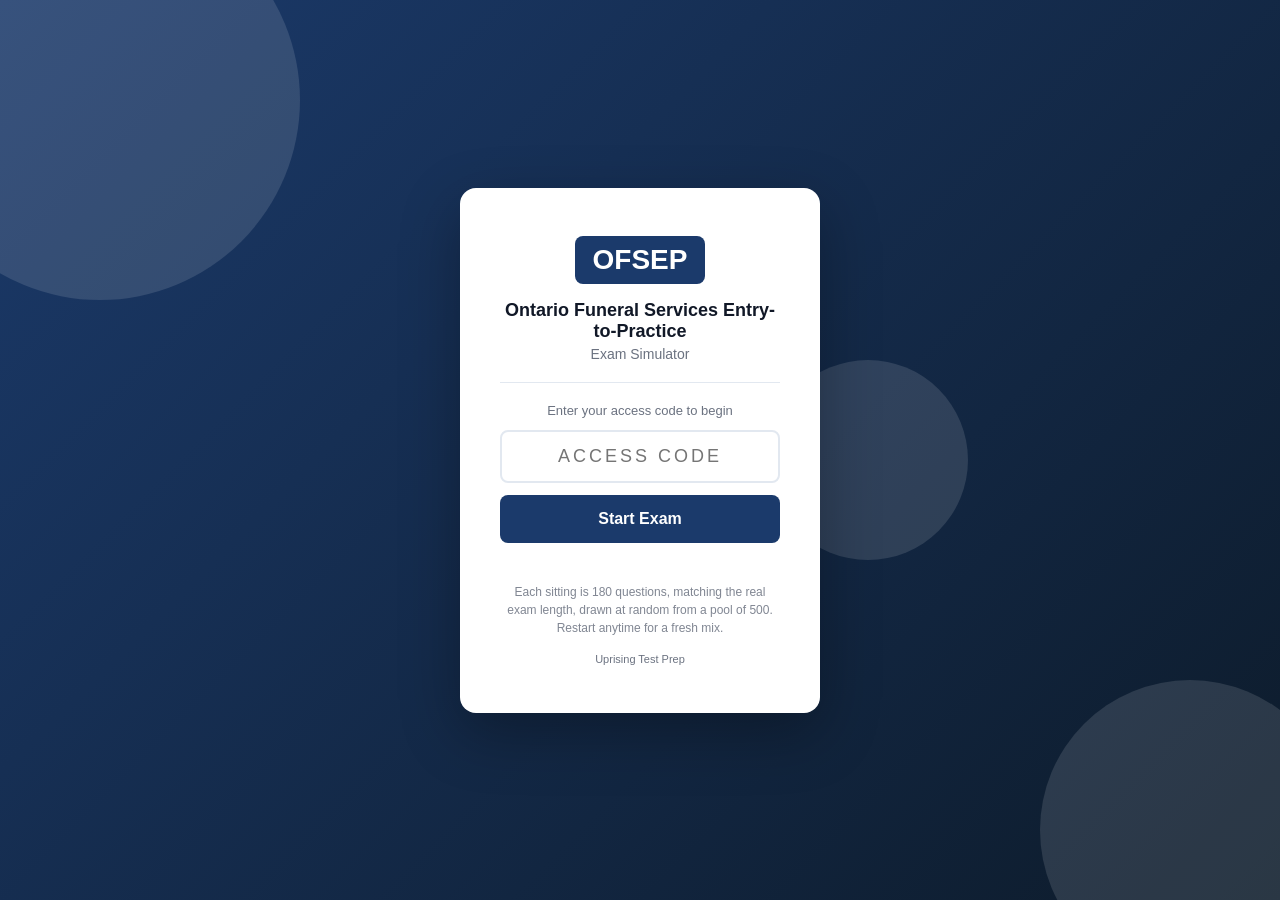
<file: index.html>
<!DOCTYPE html>
<html lang="en">
<head>
  <meta charset="UTF-8" />
  <meta name="viewport" content="width=device-width, initial-scale=1.0, viewport-fit=cover" />
  <meta name="apple-mobile-web-app-capable" content="yes" />
  <meta name="apple-mobile-web-app-status-bar-style" content="black-translucent" />
  <title>OFSEP Exam Simulator</title>
  <link rel="stylesheet" href="style.css" />
</head>
<body>

<div id="access-gate">
  <div class="gate-bg-shapes">
    <div class="shape shape-1"></div>
    <div class="shape shape-2"></div>
    <div class="shape shape-3"></div>
  </div>
  <div class="gate-card">
    <div class="gate-logo">
      <div class="logo-badge">OFSEP</div>
    </div>
    <h1 class="gate-title">Ontario Funeral Services Entry-to-Practice</h1>
    <p class="gate-subtitle">Exam Simulator</p>
    <div class="gate-divider"></div>
    <p class="gate-instruction">Enter your access code to begin</p>
    <input type="text" id="access-code-input" class="gate-input"
           placeholder="Access Code" autocomplete="off"
           maxlength="20" spellcheck="false" />
    <button id="access-btn" class="gate-btn">Start Exam</button>
    <p id="access-error" class="gate-error"></p>
    <p class="gate-pool-note">Each sitting is 180 questions, matching the real exam length, drawn at random from a pool of 500. Restart anytime for a fresh mix.</p>
    <p class="gate-hint">Uprising Test Prep</p>
  </div>
</div>

<div id="app" style="display:none">
  <header class="top-bar">
    <div class="bar-left">
      <span class="bar-logo">OFSEP</span>
      <span class="bar-title">Exam Simulator</span>
    </div>
    <div class="bar-right">
      <span class="bar-timer" id="timer-display">--:--</span>
      <button class="bar-btn" id="flag-btn">Flag</button>
      <button class="bar-btn bar-btn-primary" id="submit-btn">
        <span class="btn-full">Submit Exam</span>
        <span class="btn-short">Submit</span>
      </button>
    </div>
  </header>

  <div class="progress-strip">
    <div class="progress-bar" id="progress-bar"></div>
  </div>

  <main class="exam-main">
    <div class="question-panel">
      <div class="q-meta">
        <span id="q-counter"></span>
        <span class="q-pool-chip" title="This sitting is 180 questions, matching the real exam length, drawn at random from a pool of 500. Restart for a fresh mix.">500 Questions Available</span>
        <span id="q-domain" class="q-domain-tag"></span>
        <span id="q-flag-indicator" class="flag-chip" style="display:none">Flagged</span>
      </div>
      <!-- Shared text for a linked cluster (a clinical case, a reading
           passage). It sits ABOVE the stem, which is the one thing that
           legitimately precedes it, and repeats on every question in the
           cluster so nobody has to page backwards. -->
      <div id="q-cluster-wrap" class="cluster-wrap" style="display:none"></div>
      <p id="question-text" class="q-text"></p>
      <!-- The picture sits BELOW the question text so the simulator matches
           the printed book exactly: stem, then picture, then options. They
           used to disagree (book put the picture under the stem, simulator put
           it above), so no single wording could be true in both places, and
           184 of MLPAO's 185 image questions said "shown above" while the
           book printed the picture below the sentence. Write stems with
           neutral wording ("the strip shown", "the diagram shows") and this
           whole class of bug cannot come back. -->
      <div id="q-image-wrap" style="display:none; margin-bottom:14px;"></div>
      <div id="options-list" class="options-list"></div>
      <div id="explanation-box" class="explanation-box" style="display:none">
        <div class="explanation-label">Explanation</div>
        <p id="explanation-text" class="explanation-text"></p>
      </div>
    </div>
    <div class="nav-bar">
      <button class="nav-btn" id="prev-btn">&#8592; Prev</button>
      <button class="nav-btn nav-btn-map" id="map-btn">Question Map</button>
      <button class="nav-btn nav-btn-next" id="next-btn">Next &#8594;</button>
    </div>
  </main>
</div>

<!-- Question Map Modal -->
<div id="map-modal" style="display:none">
  <div class="map-backdrop" id="map-backdrop"></div>
  <div class="map-panel">
    <div class="map-header">
      <span class="map-title">Question Map</span>
      <button id="map-close" class="map-close-btn">&#x2715; Close</button>
    </div>
    <div class="map-legend">
      <span class="leg-item"><span class="leg-swatch leg-answered"></span>Answered</span>
      <span class="leg-item"><span class="leg-swatch leg-flagged"></span>Flagged</span>
      <span class="leg-item"><span class="leg-swatch leg-unanswered"></span>Unanswered</span>
    </div>
    <div id="q-grid" class="q-grid"></div>
  </div>
</div>

<div id="results-screen" style="display:none">
  <div class="results-card">
    <div class="res-header">
      <div class="res-badge">OFSEP</div>
      <h2 id="res-status" class="res-status"></h2>
      <p id="res-score" class="res-score"></p>
    </div>
    <div id="res-domains" class="res-domains"></div>
    <p class="mode-pool-note">This sitting drew 180 questions from a pool of 500. Restart for a fresh mix.</p>
    <button id="res-review-btn" class="res-btn">Review Answers</button>
    <button id="res-restart-btn" class="res-btn res-btn-secondary">Restart</button>
  </div>
</div>

<script src="questions.js"></script>
<script src="app.js"></script>
</body>
</html>
</file>
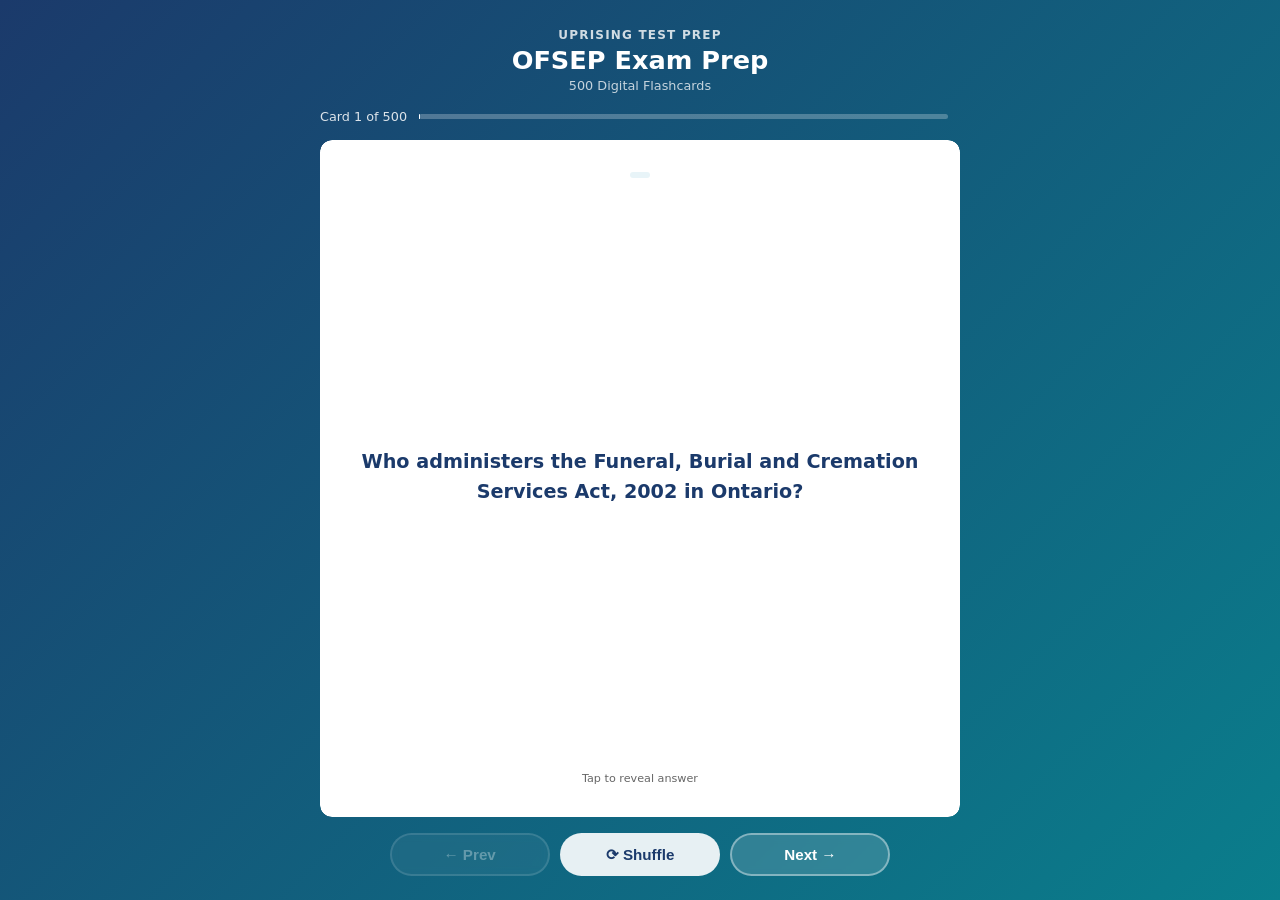
<file: flashcards/index.html>
<!DOCTYPE html>
<html lang="en">
<head>
  <meta charset="UTF-8">
  <meta name="viewport" content="width=device-width, initial-scale=1.0">
  <title>OFSEP Exam Prep: Flashcards</title>
  <style>
    :root {
      --blue:   #1B3A6B;
      --teal:   #0A7E8C;
      --ltblue: #E8F4F8;
      --white:  #FFFFFF;
      --text:   #1A1A1A;
      --muted:  #666;
      --radius: 12px;
    }
    * { box-sizing: border-box; margin: 0; padding: 0; }
    html, body { height: 100%; }
    body {
      font-family: 'Segoe UI', system-ui, sans-serif;
      background: linear-gradient(135deg, var(--blue) 0%, var(--teal) 100%);
      /* Pinned, not min-height: the page must never grow, or the controls
         get pushed below the fold on iOS where 100dvh and height:100%
         disagree. The height:100% rule above is the pre-dvh fallback. */
      height: 100dvh;
      max-height: 100dvh;
      overflow: hidden;
      display: flex;
      flex-direction: column;
      align-items: center;
      padding: 1.25rem 1rem 1rem;
      gap: 0.75rem;
      overflow-x: hidden;
    }
    header { text-align: center; color: #fff; flex-shrink: 0; }
    header .brand { font-size: 0.75rem; font-weight: 700; letter-spacing: 0.1em; opacity: 0.8; text-transform: uppercase; }
    header h1 { font-size: 1.3rem; font-weight: 800; margin-top: 0.2rem; }
    header .subtitle { font-size: 0.8rem; opacity: 0.75; margin-top: 0.15rem; }
    #progress-info {
      display: flex; align-items: center; gap: 0.75rem;
      color: rgba(255,255,255,0.85); font-size: 0.8rem;
      flex-shrink: 0; width: 100%; max-width: 640px;
    }
    #progress-bar-track {
      flex: 1; background: rgba(255,255,255,0.25);
      border-radius: 4px; height: 5px;
    }
    #progress-bar-fill { height: 100%; background: #fff; border-radius: 4px; transition: width 0.3s; }
    .card-scene {
      width: 100%; max-width: 640px;
      perspective: 1200px;
      cursor: pointer;
      flex: 1; min-height: 0;
      display: flex; flex-direction: column;
    
      /* WebKit does not clip overflow inside a preserve-3d context, so the
         answer pane's own clip is dropped and a long answer paints over the
         Prev/Next row. This element only sets the perspective and is NOT
         itself in the 3D context, so its clip is honoured in every engine. */
      overflow: hidden;
      border-radius: var(--radius);
    }
    .card-inner {
      position: relative; width: 100%;
      flex: 1; min-height: 0;
      transition: transform 0.55s cubic-bezier(.4,0,.2,1);
      transform-style: preserve-3d;
    }
    .card-scene.flipped .card-inner { transform: rotateY(180deg); }
    .card-face {
      position: absolute; inset: 0;
      backface-visibility: hidden; -webkit-backface-visibility: hidden;
      border-radius: var(--radius);
      display: flex; flex-direction: column;
      padding: 1.5rem 1.75rem;
      box-shadow: 0 12px 40px rgba(0,0,0,0.2);
      overflow: hidden;
    
      /* Painting through a mask forces WebKit to allocate a real clipping
         layer for a 3D-transformed element, which is what makes the
         overflow:hidden and the rounded corners above actually apply. */
      -webkit-mask-image: -webkit-radial-gradient(#fff, #000);
              mask-image: radial-gradient(#fff, #000);
    }
    .card-front { background: var(--white); align-items: center; justify-content: center; }
    .card-back  { background: var(--ltblue); transform: rotateY(180deg); }
    .card-badge {
      font-size: 0.7rem; font-weight: 700; text-transform: uppercase;
      letter-spacing: 0.08em;
      background: var(--ltblue); color: var(--teal);
      padding: 0.2rem 0.65rem; border-radius: 20px;
      margin-bottom: 0.85rem; flex-shrink: 0;
    }
    .card-back .card-badge { background: rgba(10,126,140,0.12); }
    .card-front .q-text {
      font-size: 1.1rem; font-weight: 600; color: var(--blue); line-height: 1.55;
      text-align: center; overflow-y: auto; flex: 1;
      display: flex; align-items: center; justify-content: center;
      scrollbar-width: thin; scrollbar-color: rgba(27,58,107,0.3) transparent;
    }
    .card-back .a-label { font-size: 0.7rem; font-weight: 700; color: var(--teal); text-transform: uppercase; letter-spacing: 0.08em; margin-bottom: 0.4rem; flex-shrink: 0; }
    .card-back .a-text  {
      font-size: 0.975rem; color: var(--text); line-height: 1.65;
      overflow-y: auto; flex: 1; min-height: 0; padding-right: 4px;
      scrollbar-width: thin; scrollbar-color: rgba(10,126,140,0.4) transparent;
    
      -webkit-overflow-scrolling: touch;
      overscroll-behavior: contain;
    }
    .card-back .a-text::-webkit-scrollbar { width: 4px; }
    .card-back .a-text::-webkit-scrollbar-track { background: transparent; }
    .card-back .a-text::-webkit-scrollbar-thumb { background: rgba(10,126,140,0.4); border-radius: 4px; }
    .tap-hint { flex-shrink: 0; margin-top: 0.6rem; font-size: 0.7rem; color: var(--muted); text-align: center; }
    .card-back .tap-hint { color: var(--teal); opacity: 0.7; }
    .controls {
      display: flex; gap: 0.65rem; flex-wrap: nowrap;
      justify-content: center; flex-shrink: 0;
      width: 100%; max-width: 640px;
      padding-bottom: env(safe-area-inset-bottom, 0px);
    }
    .btn {
      padding: 0.6rem 1.2rem; border-radius: 50px;
      border: 2px solid rgba(255,255,255,0.4);
      background: rgba(255,255,255,0.15); color: #fff;
      font-weight: 700; font-size: 0.875rem; cursor: pointer;
      transition: all 0.2s; backdrop-filter: blur(4px);
      white-space: nowrap; flex: 1; max-width: 160px;
    }
    .btn:hover { background: rgba(255,255,255,0.3); border-color: rgba(255,255,255,0.7); }
    .btn:active { transform: scale(0.96); }
    .btn:disabled { opacity: 0.35; cursor: not-allowed; }
    .btn.btn-primary { background: rgba(255,255,255,0.9); color: var(--blue); border-color: transparent; }
    .btn.btn-primary:hover { background: #fff; }
    #loading { color: rgba(255,255,255,0.8); font-size: 1rem; text-align: center; padding: 3rem; flex: 1; }
    @media (min-width: 768px) {
      body { padding: 1.75rem 1.5rem 1.5rem; gap: 1rem; }
      header h1 { font-size: 1.6rem; }
      .card-face { padding: 2rem 2.5rem; }
      .card-front .q-text { font-size: 1.2rem; }
      .card-back .a-text { font-size: 1.05rem; }
      .btn { font-size: 0.95rem; padding: 0.65rem 1.4rem; }
    }
    @media (max-width: 380px) {
      body { padding: 0.75rem; gap: 0.5rem; }
      header .brand { font-size: 0.65rem; }
      header h1 { font-size: 1.1rem; }
      header .subtitle { display: none; }
      .card-face { padding: 1rem 1.1rem; }
      .card-front .q-text { font-size: 0.975rem; }
      .card-back .a-text { font-size: 0.875rem; }
      .btn { font-size: 0.8rem; padding: 0.5rem 0.75rem; }
    }
  </style>
</head>
<body>
<header>
  <div class="brand">Uprising Test Prep</div>
  <h1>OFSEP Exam Prep</h1>
  <div class="subtitle">500 Digital Flashcards</div>
</header>
<div id="progress-info">
  <span id="card-counter">Card 1 of 500</span>
  <div id="progress-bar-track"><div id="progress-bar-fill" style="width:0%"></div></div>
  <span id="domain-label"></span>
</div>
<div id="loading">Loading flashcards...</div>
<div class="card-scene" id="card-scene" style="display:none" onclick="flipCard()">
  <div class="card-inner" id="card-inner">
    <div class="card-face card-front">
      <div class="card-badge" id="front-badge"></div>
      <div class="q-text" id="q-text"></div>
      <div class="tap-hint">Tap to reveal answer</div>
    </div>
    <div class="card-face card-back">
      <div class="card-badge" id="back-badge">Answer</div>
      <div class="a-label">Answer</div>
      <div class="a-text" id="a-text"></div>
      <div class="tap-hint">Tap to flip back</div>
    </div>
  </div>
</div>
<div class="controls" id="controls" style="display:none">
  <button class="btn" id="prev-btn" onclick="event.stopPropagation();move(-1)" disabled>&#8592; Prev</button>
  <button class="btn btn-primary" onclick="event.stopPropagation();shuffleCards()">&#10227; Shuffle</button>
  <button class="btn" id="next-btn" onclick="event.stopPropagation();move(1)">Next &#8594;</button>
</div>
<script>
const DOMAIN_LABELS = {
  care_of_the_deceased: "Care of the Deceased",
  jurisprudence_and_ontario_law: "Jurisprudence and Ontario Law",
  communication_and_responsiveness: "Communication and Responsiveness",
  disposition_funeral_services_and_visitation: "Disposition Funeral Services and Visitation",
  business_practice: "Business Practice",
  professionalism: "Professionalism",
};
let cards   = [];
let current = 0;
async function init() {
  try {
    const res = await fetch('flashcards.json');
    if (!res.ok) throw new Error('Network error');
    cards = await res.json();
    document.getElementById('loading').style.display    = 'none';
    document.getElementById('card-scene').style.display = 'flex';
    document.getElementById('controls').style.display   = 'flex';
    show();
  } catch (e) {
    document.getElementById('loading').textContent = 'Error loading flashcards. Please try refreshing.';
  }
}
function domainLabel(key) {
  return DOMAIN_LABELS[key] || key.replace(/_/g, ' ').replace(/\b\w/g, c => c.toUpperCase());
}
function show() {
  const c = cards[current];
  document.getElementById('card-scene').classList.remove('flipped');
  document.getElementById('a-text').scrollTop = 0;
  const label = domainLabel(c.domain || c.chapter || '');
  document.getElementById('q-text').textContent       = c.front;
  document.getElementById('a-text').textContent       = c.back;
  document.getElementById('front-badge').textContent  = label;
  document.getElementById('back-badge').textContent   = label;
  document.getElementById('card-counter').textContent = `Card ${current+1} of ${cards.length}`;
  document.getElementById('domain-label').textContent = label;
  document.getElementById('progress-bar-fill').style.width = `${((current+1)/cards.length*100).toFixed(1)}%`;
  document.getElementById('prev-btn').disabled = current === 0;
  document.getElementById('next-btn').disabled = current === cards.length - 1;
}
function flipCard() { document.getElementById('card-scene').classList.toggle('flipped'); }
function move(dir) {
  const next = current + dir;
  if (next < 0 || next >= cards.length) return;
  current = next; show();
}
function shuffleCards() {
  for (let i = cards.length - 1; i > 0; i--) {
    const j = Math.floor(Math.random() * (i+1));
    [cards[i], cards[j]] = [cards[j], cards[i]];
  }
  current = 0; show();
}
document.addEventListener('keydown', e => {
  if (e.key === 'ArrowRight' || e.key === 'ArrowDown') move(1);
  else if (e.key === 'ArrowLeft' || e.key === 'ArrowUp') move(-1);
  else if (e.key === ' ' || e.key === 'Enter') { e.preventDefault(); flipCard(); }
});
init();
</script>
</body>
</html>
</file>
<file: style.css>
/* OFSEP Exam Simulator, Styles */
:root {
  --primary:   #1B3A6B;
  --pass:      #059669;
  --fail:      #DC2626;
  --bg:        #F3F4F8;
  --card:      #FFFFFF;
  --border:    #E2E8F0;
  --text:      #111827;
  --muted:     #6B7280;
  --radius:    10px;
}
*, *::before, *::after { box-sizing: border-box; margin: 0; padding: 0; }
body {
  font-family: -apple-system, BlinkMacSystemFont, "Segoe UI", sans-serif;
  background: var(--bg);
  color: var(--text);
  height: 100vh;
  height: 100dvh;
  overflow: hidden;
  -webkit-text-size-adjust: 100%;
}

/* ── Access Gate ─────────────────────────────────────────────────────────── */
#access-gate {
  display: flex;
  align-items: center;
  justify-content: center;
  height: 100vh;
  height: 100dvh;
  background: linear-gradient(135deg, var(--primary) 0%, #0d1b2a 100%);
  position: relative;
  overflow: hidden;
  padding: 20px;
  padding-top: max(20px, env(safe-area-inset-top));
  padding-bottom: max(20px, env(safe-area-inset-bottom));
}
.gate-bg-shapes { position: absolute; inset: 0; pointer-events: none; }
.shape { position: absolute; border-radius: 50%; opacity: .12; background: #fff; }
.shape-1 { width: 400px; height: 400px; top: -100px; left: -100px; }
.shape-2 { width: 300px; height: 300px; bottom: -80px; right: -60px; }
.shape-3 { width: 200px; height: 200px; top: 40%; left: 60%; }
.gate-card {
  background: #fff;
  border-radius: 16px;
  padding: 48px 40px;
  text-align: center;
  width: 100%;
  max-width: 360px;
  position: relative;
  z-index: 1;
  box-shadow: 0 20px 60px rgba(0,0,0,.3);
}
.logo-badge {
  display: inline-block;
  background: var(--primary);
  color: #fff;
  font-weight: 800;
  font-size: 28px;
  padding: 8px 18px;
  border-radius: 8px;
}
.gate-title { font-size: 18px; font-weight: 700; margin-top: 16px; color: var(--text); }
.gate-subtitle { color: var(--muted); font-size: 14px; margin-top: 4px; }
.gate-divider { height: 1px; background: var(--border); margin: 20px 0; }
.gate-instruction { font-size: 13px; color: var(--muted); margin-bottom: 12px; }
.gate-input {
  width: 100%;
  padding: 14px 16px;
  border: 2px solid var(--border);
  border-radius: 8px;
  font-size: 18px;
  text-align: center;
  text-transform: uppercase;
  letter-spacing: 3px;
  outline: none;
}
.gate-input:focus { border-color: var(--primary); }
.gate-btn {
  width: 100%;
  margin-top: 12px;
  padding: 15px;
  background: var(--primary);
  color: #fff;
  border: none;
  border-radius: 8px;
  font-size: 16px;
  font-weight: 600;
  cursor: pointer;
  -webkit-tap-highlight-color: transparent;
}
.gate-btn:hover { opacity: .9; }
.gate-error { color: var(--fail); font-size: 13px; margin-top: 8px; min-height: 18px; }
.gate-hint { color: var(--muted); font-size: 11px; margin-top: 16px; }
.gate-pool-note { color: var(--muted); opacity: .85; font-size: 12px; margin-top: 14px; line-height: 1.5; }
.mode-pool-note { color: var(--muted); opacity: .85; font-size: 12.5px; text-align: center; margin: 4px 0 16px; line-height: 1.5; }

/* ── App shell ───────────────────────────────────────────────────────────── */
#app {
  display: flex;
  flex-direction: column;
  height: 100vh;
  height: 100dvh;
  padding-top: env(safe-area-inset-top);
}
.top-bar {
  display: flex;
  justify-content: space-between;
  align-items: center;
  background: var(--primary);
  color: #fff;
  padding: 0 20px;
  padding-left: max(20px, env(safe-area-inset-left));
  padding-right: max(20px, env(safe-area-inset-right));
  height: 52px;
  flex-shrink: 0;
  gap: 8px;
}
.bar-left { display: flex; align-items: center; gap: 8px; min-width: 0; }
.bar-logo { font-weight: 800; font-size: 18px; flex-shrink: 0; }
.bar-title { font-size: 14px; opacity: .8; white-space: nowrap; overflow: hidden; text-overflow: ellipsis; }
.bar-right { display: flex; align-items: center; gap: 8px; flex-shrink: 0; }
.bar-timer {
  font-variant-numeric: tabular-nums;
  font-size: 16px;
  font-weight: 600;
  min-width: 68px;
  text-align: right;
}
.bar-btn {
  padding: 7px 13px;
  background: rgba(255,255,255,.15);
  border: 1px solid rgba(255,255,255,.3);
  color: #fff;
  border-radius: 6px;
  cursor: pointer;
  font-size: 13px;
  white-space: nowrap;
  -webkit-tap-highlight-color: transparent;
  touch-action: manipulation;
}
.bar-btn:hover { background: rgba(255,255,255,.25); }
.bar-btn-primary {
  background: #fff;
  color: var(--primary);
  border-color: #fff;
  font-weight: 600;
}
.bar-btn-primary:hover { background: #f0f0f0; }
.btn-short { display: none; }
.btn-full  { display: inline; }

.progress-strip { height: 4px; background: rgba(0,0,0,.1); flex-shrink: 0; }
.progress-bar   { height: 100%; background: #4ade80; transition: width .3s; }

/* ── Main exam area ──────────────────────────────────────────────────────── */
.exam-main {
  flex: 1;
  overflow: hidden;
  display: flex;
  flex-direction: column;
  padding: 16px 20px 0;
  padding-left: max(16px, env(safe-area-inset-left));
  padding-right: max(16px, env(safe-area-inset-right));
  min-height: 0;
}
.question-panel { flex: 1; overflow-y: auto; padding-bottom: 12px; -webkit-overflow-scrolling: touch; }
.q-meta {
  display: flex;
  align-items: center;
  gap: 8px;
  margin-bottom: 12px;
  font-size: 13px;
  color: var(--muted);
  flex-wrap: wrap;
}
.q-domain-tag {
  background: var(--primary);
  color: #fff;
  padding: 2px 8px;
  border-radius: 4px;
  font-size: 11px;
  font-weight: 600;
}
.q-pool-chip {
  background: #EEF2FF;
  background: color-mix(in srgb, var(--primary) 12%, #fff);
  color: var(--primary);
  border: 1px solid var(--primary);
  padding: 2px 8px;
  border-radius: 10px;
  font-size: 11px;
  font-weight: 700;
  cursor: help;
  white-space: nowrap;
}
.flag-chip {
  background: #FEF3C7;
  color: #92400E;
  padding: 2px 8px;
  border-radius: 4px;
  font-size: 11px;
  font-weight: 600;
}
.cluster-wrap {
  border-left: 4px solid var(--primary, #1B3A6B);
  background: #F2F6FC; border-radius: 8px;
  padding: 10px 14px; margin-bottom: 16px;
}
.cluster-label {
  font-size: 11px; font-weight: 700; letter-spacing: 0.06em;
  text-transform: uppercase; color: var(--primary, #1B3A6B); margin-bottom: 6px;
}
.cluster-body {
  max-height: 38vh; overflow-y: auto; font-size: 15px; line-height: 1.6;
  -webkit-overflow-scrolling: touch;
}
.cluster-body p + p { margin-top: 10px; }
@media (min-width: 1100px) { .cluster-body { max-height: 52vh; } }

.q-image {
  max-width: 100%;
  /* Cap the height too. With only max-width, a tall exhibit renders at full
     width and pushes the stem and every option below the fold, so the question
     looks like it has no answers until the candidate scrolls. Found on CNPLE. */
  max-height: 62vh;
  width: auto;
  height: auto;
  object-fit: contain;
  border-radius: 6px;
  border: 1px solid var(--border);
  display: block;
  margin-bottom: 14px;
}
.q-text { font-size: 16px; line-height: 1.65; margin-bottom: 20px; }
.options-list { display: flex; flex-direction: column; gap: 10px; }
.option {
  display: flex;
  align-items: flex-start;
  gap: 12px;
  padding: 15px 16px;
  background: var(--card);
  border: 2px solid var(--border);
  border-radius: var(--radius);
  cursor: pointer;
  transition: .15s;
  -webkit-tap-highlight-color: transparent;
  touch-action: manipulation;
  min-height: 52px;
}
.option:hover  { border-color: var(--primary); background: #F8FAFF; }
.option.selected  { border-color: var(--primary); background: #EEF3FF; }
.option.correct   { border-color: #059669; background: #ECFDF5; }
.option.incorrect { border-color: #DC2626; background: #FEF2F2; }
.explanation-box {
  margin-top: 20px;
  padding: 16px 18px;
  background: #F0F9FF;
  border-left: 4px solid #2563EB;
  border-radius: 6px;
}
.explanation-label {
  font-size: 11px;
  font-weight: 700;
  text-transform: uppercase;
  letter-spacing: .06em;
  color: #2563EB;
  margin-bottom: 8px;
}
.explanation-text { font-size: 14.5px; line-height: 1.7; color: #1e293b; margin: 0; }
.opt-letter { font-weight: 700; font-size: 15px; color: var(--primary); min-width: 22px; padding-top: 1px; flex-shrink: 0; }
.opt-text   { font-size: 15px; line-height: 1.5; }

/* ── Nav bar ─────────────────────────────────────────────────────────────── */
.nav-bar {
  display: flex;
  align-items: center;
  gap: 8px;
  padding: 10px 0;
  padding-bottom: max(14px, env(safe-area-inset-bottom));
  flex-shrink: 0;
}
.nav-btn {
  flex: 1;
  padding: 13px 8px;
  background: var(--card);
  border: 1px solid var(--border);
  border-radius: 8px;
  cursor: pointer;
  font-size: 15px;
  font-weight: 500;
  text-align: center;
  -webkit-tap-highlight-color: transparent;
  touch-action: manipulation;
  min-height: 48px;
}
.nav-btn:hover      { background: #f0f0f0; }
.nav-btn-map {
  background: var(--bg);
  border-color: var(--primary);
  color: var(--primary);
  font-weight: 600;
}
.nav-btn-map:hover { background: #EEF3FF; }
.nav-btn-next {
  background: var(--primary);
  color: #fff;
  border-color: var(--primary);
}
.nav-btn-next:hover { opacity: .9; }

/* ── Question Map Modal ──────────────────────────────────────────────────── */
#map-modal {
  position: fixed;
  inset: 0;
  z-index: 1000;
  display: flex;
  flex-direction: column;
  justify-content: flex-end;
}
.map-backdrop { position: absolute; inset: 0; background: rgba(0,0,0,.5); }
.map-panel {
  position: relative;
  background: #fff;
  border-radius: 20px 20px 0 0;
  padding: 20px;
  padding-bottom: max(20px, env(safe-area-inset-bottom));
  max-height: 80vh;
  max-height: 80dvh;
  display: flex;
  flex-direction: column;
  box-shadow: 0 -4px 30px rgba(0,0,0,.2);
}
.map-header {
  display: flex;
  align-items: center;
  justify-content: space-between;
  margin-bottom: 12px;
  flex-shrink: 0;
}
.map-title { font-size: 17px; font-weight: 700; color: var(--text); }
.map-close-btn {
  padding: 8px 16px;
  background: var(--bg);
  border: 1px solid var(--border);
  border-radius: 8px;
  cursor: pointer;
  font-size: 14px;
  font-weight: 500;
  min-height: 40px;
  -webkit-tap-highlight-color: transparent;
  touch-action: manipulation;
}
.map-close-btn:hover { background: #e5e7eb; }
.map-legend { display: flex; gap: 16px; margin-bottom: 14px; flex-shrink: 0; flex-wrap: wrap; }
.leg-item { display: flex; align-items: center; gap: 6px; font-size: 13px; color: var(--muted); }
.leg-swatch {
  width: 16px;
  height: 16px;
  border-radius: 3px;
  border: 1px solid var(--border);
  background: var(--card);
  display: inline-block;
  flex-shrink: 0;
}
.leg-swatch.leg-answered  { background: var(--primary); border-color: var(--primary); }
.leg-swatch.leg-flagged   { background: #FEF3C7; border-color: #F59E0B; }
.leg-swatch.leg-unanswered { background: var(--card); }
.q-grid {
  display: flex;
  flex-wrap: wrap;
  gap: 6px;
  overflow-y: auto;
  flex: 1;
  padding-bottom: 8px;
  -webkit-overflow-scrolling: touch;
}
.grid-btn {
  width: 40px;
  height: 40px;
  border: 1px solid var(--border);
  border-radius: 6px;
  background: var(--card);
  font-size: 12px;
  cursor: pointer;
  font-weight: 500;
  -webkit-tap-highlight-color: transparent;
  touch-action: manipulation;
}
.grid-btn.answered { background: var(--primary); color: #fff; border-color: var(--primary); }
.grid-btn.flagged  { background: #FEF3C7; border-color: #F59E0B; }
.grid-btn.active   { outline: 3px solid var(--primary); outline-offset: 2px; }

/* ── Results ─────────────────────────────────────────────────────────────── */
#results-screen {
  display: flex;
  align-items: flex-start;
  justify-content: center;
  min-height: 100vh;
  min-height: 100dvh;
  background: var(--bg);
  overflow-y: auto;
  -webkit-overflow-scrolling: touch;
  padding: 20px 16px;
  padding-top: max(20px, env(safe-area-inset-top));
  padding-bottom: max(20px, env(safe-area-inset-bottom));
}
.results-card {
  background: var(--card);
  border-radius: 16px;
  padding: 40px;
  max-width: 480px;
  width: 100%;
  box-shadow: 0 8px 30px rgba(0,0,0,.1);
}
.res-header { text-align: center; margin-bottom: 24px; }
.res-badge {
  display: inline-block;
  background: var(--primary);
  color: #fff;
  font-weight: 800;
  font-size: 22px;
  padding: 6px 16px;
  border-radius: 8px;
}
.res-status { font-size: 36px; font-weight: 800; margin-top: 12px; }
.res-score  { font-size: 18px; color: var(--muted); margin-top: 4px; }
.res-domains { margin-bottom: 24px; display: flex; flex-direction: column; gap: 10px; }
.res-domain-row { display: flex; align-items: center; gap: 8px; font-size: 13px; }
.res-domain-name { width: 160px; font-weight: 500; flex-shrink: 0; }
.res-domain-bar-wrap { flex: 1; background: #E5E7EB; border-radius: 4px; height: 8px; overflow: hidden; }
.res-domain-bar { height: 100%; border-radius: 4px; transition: width .5s; }
.res-domain-pct { width: 36px; text-align: right; font-weight: 600; }
.res-btn {
  width: 100%;
  padding: 15px;
  background: var(--primary);
  color: #fff;
  border: none;
  border-radius: 8px;
  font-size: 15px;
  font-weight: 600;
  cursor: pointer;
  margin-bottom: 10px;
  min-height: 52px;
  -webkit-tap-highlight-color: transparent;
  touch-action: manipulation;
}
.res-btn:hover { opacity: .9; }
.res-btn-secondary {
  background: transparent;
  color: var(--primary);
  border: 2px solid var(--primary);
}
.res-btn-secondary:hover { background: var(--primary); color: #fff; }

/* ── Mobile breakpoint (phones ≤ 640px) ─────────────────────────────────── */
@media (max-width: 640px) {
  /* Gate card */
  .gate-card { padding: 32px 24px; }

  /* Top bar: hide long title text, swap Submit label */
  .bar-title  { display: none; }
  .btn-full   { display: none; }
  .btn-short  { display: inline; }
  .bar-right  { gap: 6px; }
  .bar-btn    { padding: 6px 10px; font-size: 12px; }
  .bar-timer  { font-size: 14px; min-width: 58px; }

  /* Exam main */
  .exam-main { padding: 12px 14px 0; }
  .q-text { font-size: 16px; }
  .opt-text { font-size: 15px; }

  /* Nav bar, bigger touch targets */
  .nav-btn { font-size: 14px; padding: 14px 6px; }

  /* Results */
  .results-card { padding: 28px 20px; }
  .res-domain-name { width: 110px; font-size: 12px; }
  .res-domain-pct  { font-size: 12px; }
  .res-status { font-size: 30px; }

  /* Map grid, slightly bigger buttons on phones */
  .grid-btn { width: 42px; height: 42px; }
}

/* ── Very small phones (≤ 380px) ────────────────────────────────────────── */
@media (max-width: 380px) {
  .bar-logo { font-size: 15px; }
  .bar-btn  { padding: 5px 8px; font-size: 11px; }
  .bar-timer { font-size: 13px; min-width: 52px; }
  .nav-btn  { font-size: 13px; }
  .grid-btn { width: 38px; height: 38px; font-size: 11px; }
}
</file>
